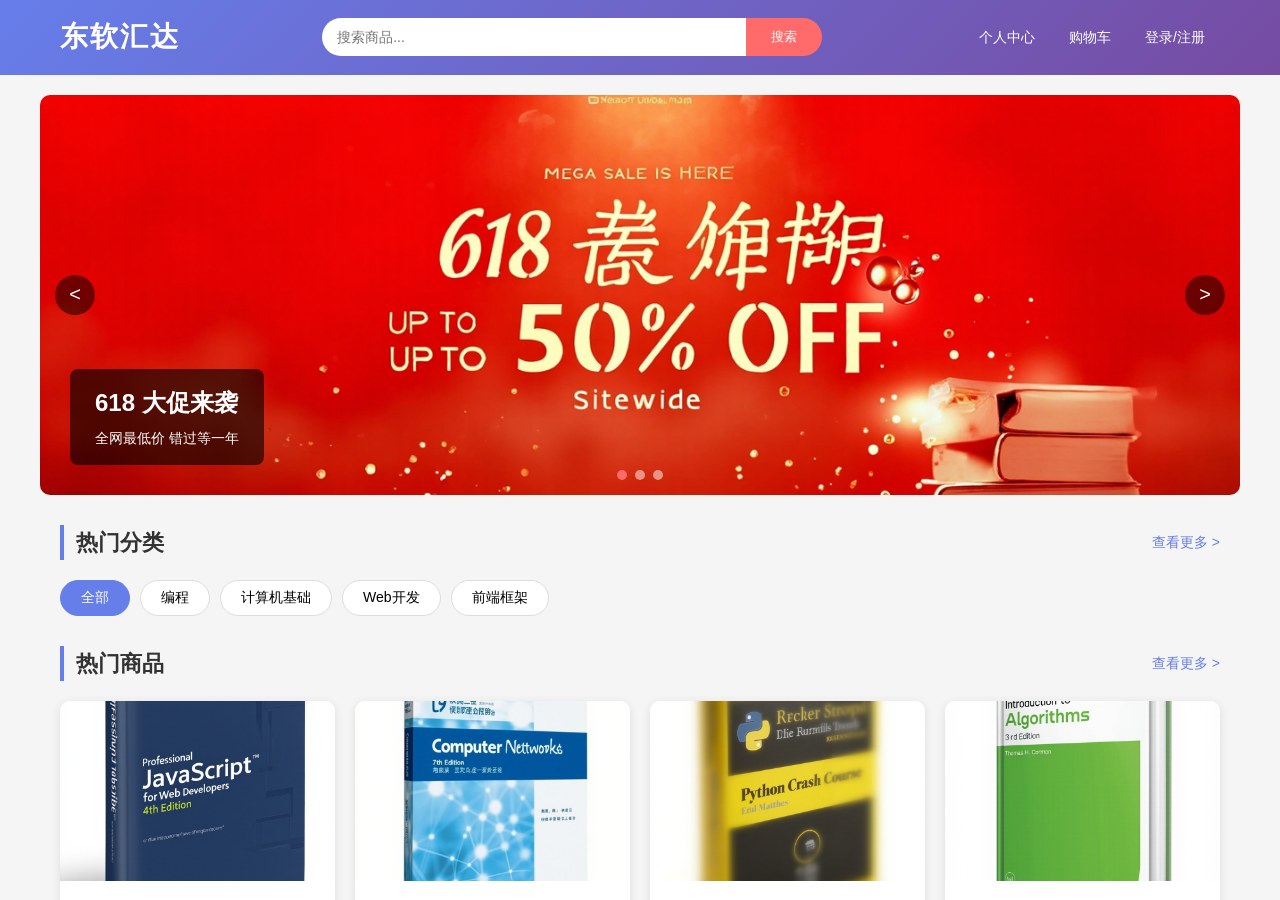
<file: index.html>
<!DOCTYPE html>
<html lang="zh-CN">
<head>
    <meta charset="UTF-8">
    <meta http-equiv="refresh" content="0;url=pages/index.html">
    <title>东软汇达 - 智慧图书购物网站</title>
</head>
<body>
    <p>正在跳转到首页... <a href="pages/index.html">点击这里</a></p>
</body>
</html>
</file>
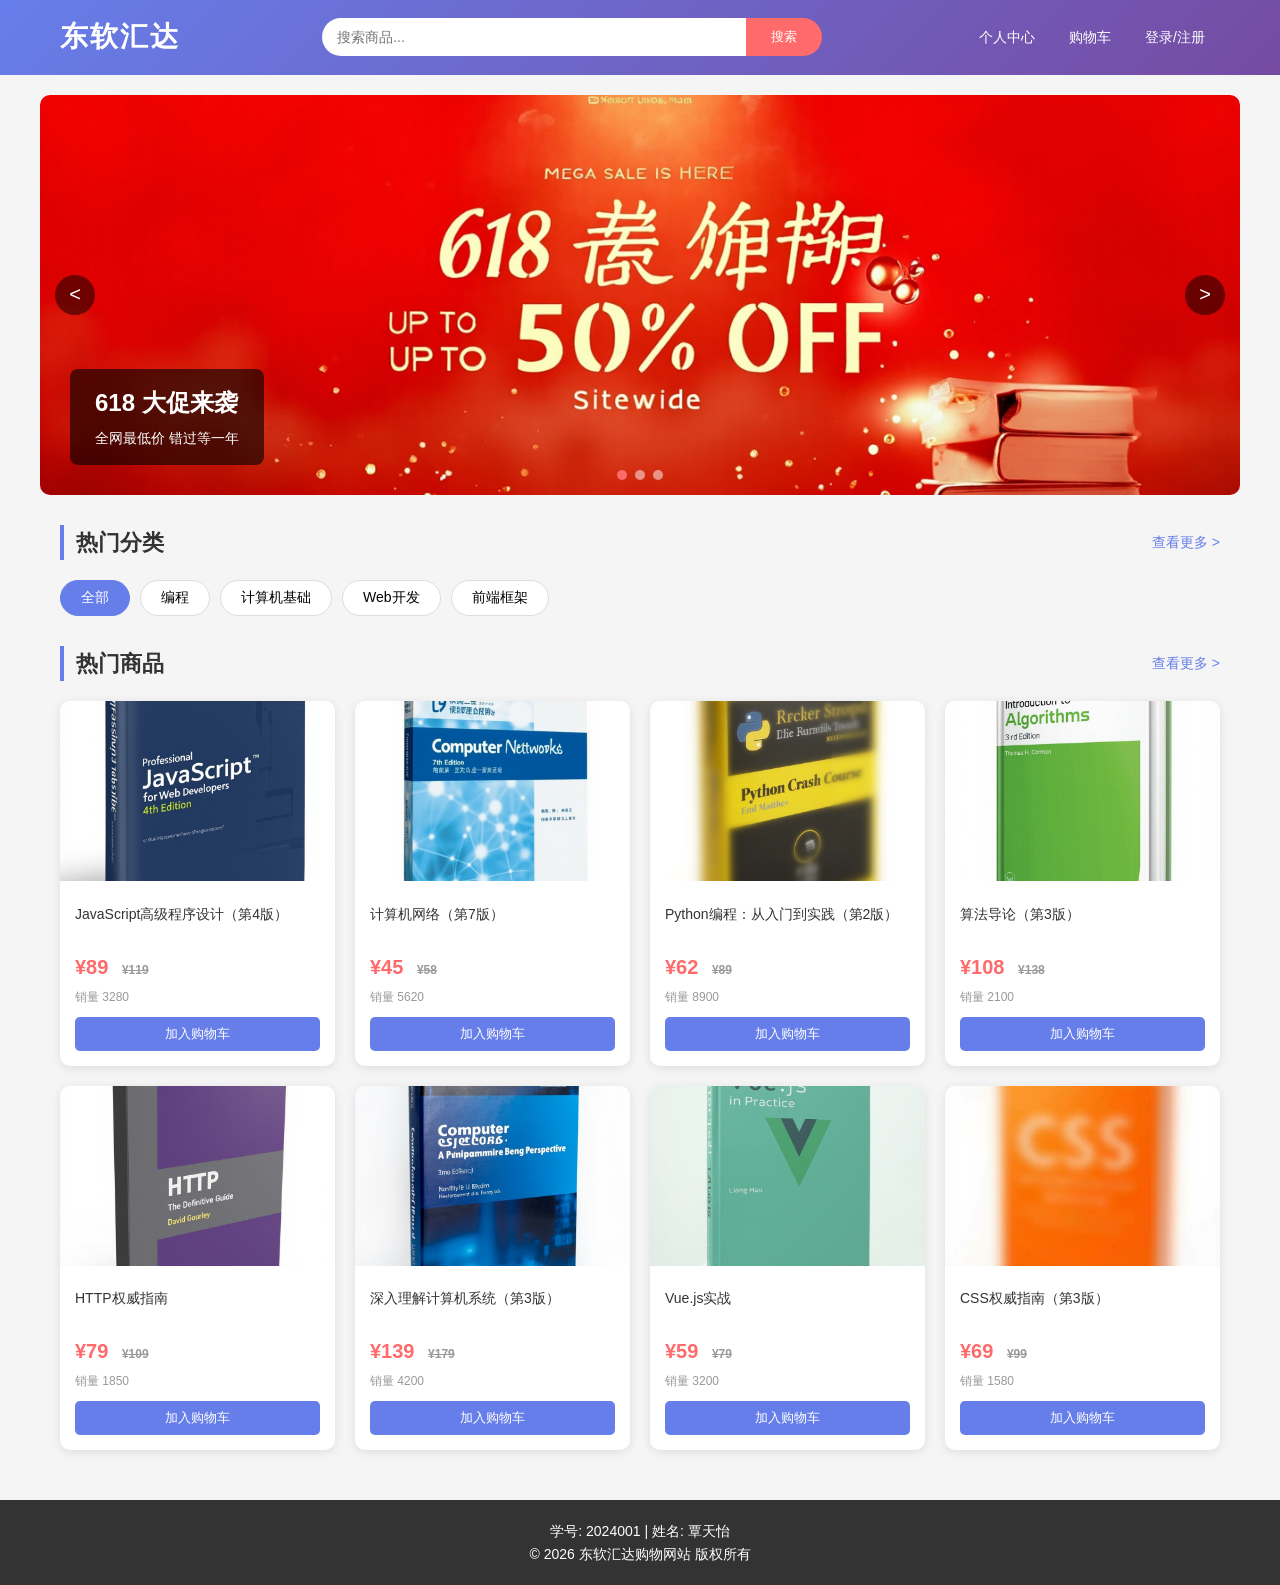
<file: pages/index.html>
<!DOCTYPE html>
<html lang="zh-CN">
<head>
    <meta charset="UTF-8">
    <meta name="viewport" content="width=device-width, initial-scale=1.0">
    <title>东软汇达 - 首页</title>
    <link rel="stylesheet" href="../css/style.css">
    <style>
        * { margin: 0; padding: 0; box-sizing: border-box; }
        body { font-family: 'Microsoft YaHei', Arial, sans-serif; background: #f5f5f5; }
        .header { background: linear-gradient(135deg, #667eea 0%, #764ba2 100%); color: white; padding: 0; }
        .nav { display: flex; align-items: center; justify-content: space-between; max-width: 1200px; margin: 0 auto; padding: 15px 20px; }
        .logo { font-size: 28px; font-weight: bold; letter-spacing: 2px; }
        .search-box { display: flex; flex: 1; max-width: 500px; margin: 0 30px; }
        .search-box input { flex: 1; padding: 10px 15px; border: none; border-radius: 25px 0 0 25px; outline: none; font-size: 14px; }
        .search-box button { padding: 10px 25px; border: none; background: #ff6b6b; color: white; border-radius: 0 25px 25px 0; cursor: pointer; }
        .nav-links a { color: white; text-decoration: none; margin: 0 15px; font-size: 14px; }
        .nav-links a:hover { text-decoration: underline; }
        .banner { position: relative; max-width: 1200px; margin: 20px auto; overflow: hidden; border-radius: 10px; }
        .slides { display: flex; transition: transform 0.5s ease; }
        .slide { min-width: 100%; position: relative; }
        .slide img { width: 100%; height: 400px; object-fit: cover; }
        .slide-text { position: absolute; bottom: 30px; left: 30px; background: rgba(0,0,0,0.6); padding: 15px 25px; border-radius: 8px; color: white; }
        .slide-text h2 { font-size: 24px; margin-bottom: 5px; }
        .banner-nav { position: absolute; top: 50%; transform: translateY(-50%); width: 40px; height: 40px; background: rgba(0,0,0,0.5); border: none; border-radius: 50%; color: white; font-size: 20px; cursor: pointer; }
        .banner-nav.prev { left: 15px; }
        .banner-nav.next { right: 15px; }
        .banner-dots { position: absolute; bottom: 15px; left: 50%; transform: translateX(-50%); display: flex; gap: 8px; }
        .dot { width: 10px; height: 10px; background: rgba(255,255,255,0.5); border-radius: 50%; cursor: pointer; }
        .dot.active { background: #ff6b6b; }
        .container { max-width: 1200px; margin: 20px auto; padding: 0 20px; }
        .section-title { display: flex; justify-content: space-between; align-items: center; margin: 30px 0 20px; }
        .section-title h2 { font-size: 22px; border-left: 4px solid #667eea; padding-left: 12px; }
        .section-title a { color: #667eea; text-decoration: none; font-size: 14px; }
        .categories { display: flex; gap: 10px; margin-bottom: 20px; flex-wrap: wrap; }
        .category-btn { padding: 8px 20px; border: 1px solid #ddd; background: white; border-radius: 20px; cursor: pointer; transition: all 0.3s; font-size: 14px; }
        .category-btn:hover, .category-btn.active { background: #667eea; color: white; border-color: #667eea; }
        .products { display: grid; grid-template-columns: repeat(auto-fill, minmax(220px, 1fr)); gap: 20px; }
        .product-card { background: white; border-radius: 10px; overflow: hidden; box-shadow: 0 2px 10px rgba(0,0,0,0.1); transition: transform 0.3s, box-shadow 0.3s; cursor: pointer; }
        .product-card:hover { transform: translateY(-5px); box-shadow: 0 5px 20px rgba(0,0,0,0.15); }
        .product-card img { width: 100%; height: 180px; object-fit: cover; }
        .product-info { padding: 15px; }
        .product-title { font-size: 14px; color: #333; margin-bottom: 8px; display: -webkit-box; -webkit-line-clamp: 2; -webkit-box-orient: vertical; overflow: hidden; }
        .product-price { color: #ff6b6b; font-size: 20px; font-weight: bold; }
        .product-price small { font-size: 12px; color: #999; text-decoration: line-through; margin-left: 8px; }
        .product-sales { font-size: 12px; color: #999; margin-top: 5px; }
        .add-cart-btn { width: 100%; padding: 8px; border: none; background: #667eea; color: white; border-radius: 5px; cursor: pointer; margin-top: 10px; transition: background 0.3s; }
        .add-cart-btn:hover { background: #764ba2; }
        .footer { background: #333; color: white; text-align: center; padding: 20px; margin-top: 50px; }
        .footer p { font-size: 14px; }
    </style>
</head>
<body>
    <header class="header">
        <nav class="nav">
            <div class="logo">东软汇达</div>
            <div class="search-box">
                <input type="text" id="searchInput" placeholder="搜索商品...">
                <button onclick="searchProducts()">搜索</button>
            </div>
            <div class="nav-links">
                <a href="user.html">个人中心</a>
                <a href="cart.html">购物车</a>
                <a href="login.html">登录/注册</a>
            </div>
        </nav>
    </header>

    <div class="banner">
        <div class="slides" id="slides">
            <div class="slide">
                <img src="../images/banner1.jpg" alt="轮播图1">
                <div class="slide-text"><h2>618 大促来袭</h2><p>全网最低价 错过等一年</p></div>
            </div>
            <div class="slide">
                <img src="../images/banner2.jpg" alt="轮播图2">
                <div class="slide-text"><h2>新品上市</h2><p>时尚潮流 同步全球</p></div>
            </div>
            <div class="slide">
                <img src="../images/banner3.jpg" alt="轮播图3">
                <div class="slide-text"><h2>会员专享</h2><p>VIP特权 专属优惠</p></div>
            </div>
        </div>
        <button class="banner-nav prev" onclick="changeSlide(-1)">&lt;</button>
        <button class="banner-nav next" onclick="changeSlide(1)">&gt;</button>
        <div class="banner-dots" id="dots"></div>
    </div>

    <div class="container">
        <div class="section-title">
            <h2>热门分类</h2>
            <a href="#">查看更多 &gt;</a>
        </div>
        <div class="categories" id="categories"></div>

        <div class="section-title">
            <h2>热门商品</h2>
            <a href="#">查看更多 &gt;</a>
        </div>
        <div class="products" id="products"></div>
    </div>

    <footer class="footer">
        <p>学号: 2024001 | 姓名: 覃天怡</p>
        <p>&copy; 2026 东软汇达购物网站 版权所有</p>
    </footer>

    <script src="../js/main.js"></script>
    <script>
        let currentSlide = 0;
        const slides = document.getElementById('slides');
        const totalSlides = 3;

        function createDots() {
            const dotsContainer = document.getElementById('dots');
            for (let i = 0; i < totalSlides; i++) {
                const dot = document.createElement('span');
                dot.className = 'dot' + (i === 0 ? ' active' : '');
                dot.onclick = () => goToSlide(i);
                dotsContainer.appendChild(dot);
            }
        }

        function changeSlide(direction) {
            currentSlide = (currentSlide + direction + totalSlides) % totalSlides;
            goToSlide(currentSlide);
        }

        function goToSlide(index) {
            currentSlide = index;
            slides.style.transform = `translateX(-${index * 100}%)`;
            document.querySelectorAll('.dot').forEach((dot, i) => {
                dot.className = 'dot' + (i === index ? ' active' : '');
            });
        }

        function autoSlide() {
            setInterval(() => changeSlide(1), 3000);
        }

        createDots();
        autoSlide();

        function searchProducts() {
            const query = document.getElementById('searchInput').value;
            if (query) {
                window.location.href = `product.html?search=${encodeURIComponent(query)}`;
            }
        }
    </script>
</body>
</html>
</file>
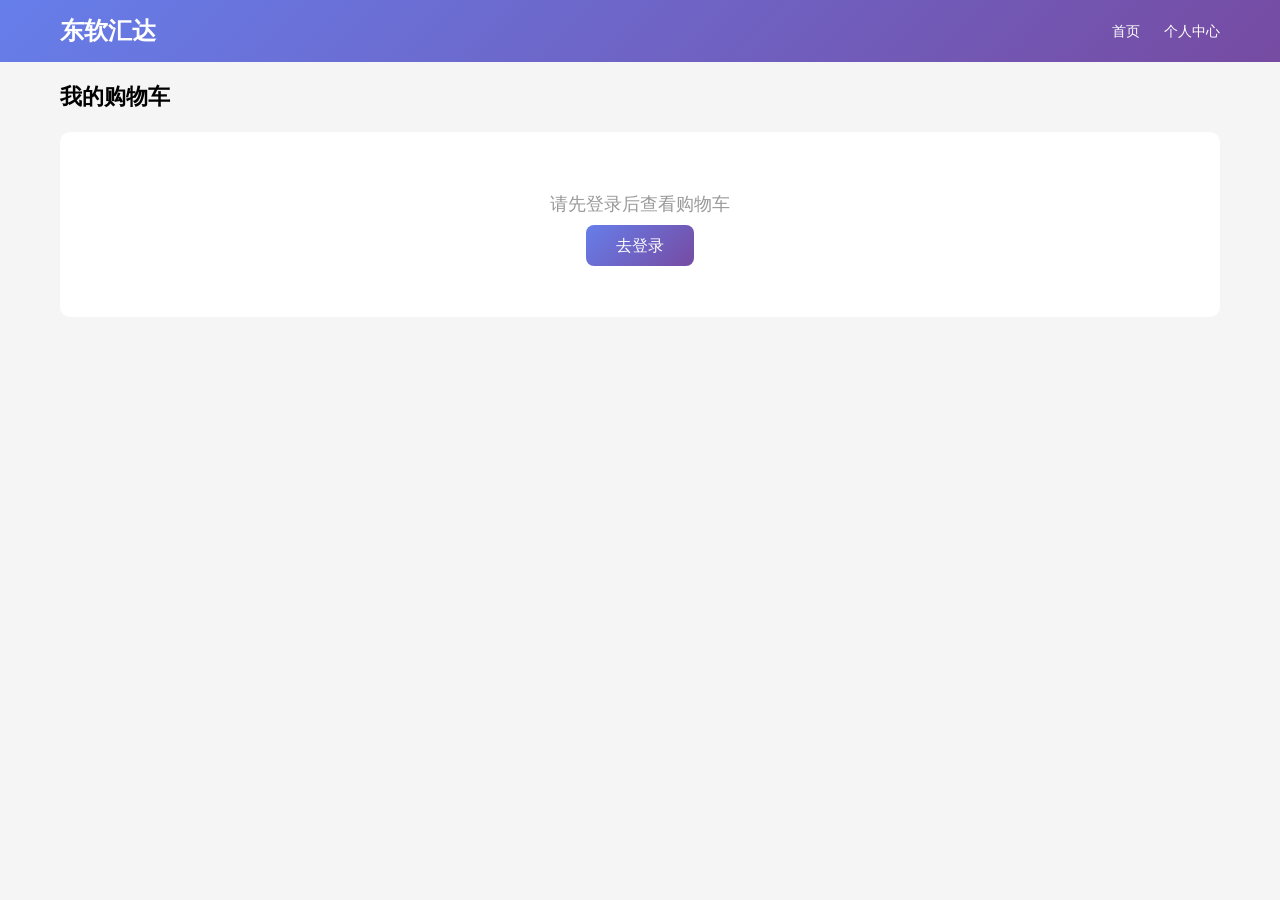
<file: pages/cart.html>
<!DOCTYPE html>
<html lang="zh-CN">
<head>
    <meta charset="UTF-8">
    <meta name="viewport" content="width=device-width, initial-scale=1.0">
    <title>购物车 - 东软汇达</title>
    <style>
        * { margin: 0; padding: 0; box-sizing: border-box; }
        body { font-family: 'Microsoft YaHei', Arial, sans-serif; background: #f5f5f5; }
        .header { background: linear-gradient(135deg, #667eea 0%, #764ba2 100%); color: white; padding: 15px 0; }
        .header-content { max-width: 1200px; margin: 0 auto; display: flex; justify-content: space-between; align-items: center; padding: 0 20px; }
        .logo { font-size: 24px; font-weight: bold; }
        .nav-links a { color: white; text-decoration: none; margin-left: 20px; font-size: 14px; }
        .container { max-width: 1200px; margin: 20px auto; padding: 0 20px; }
        h1 { font-size: 22px; margin-bottom: 20px; }
        .cart-empty { text-align: center; padding: 60px; background: white; border-radius: 10px; }
        .cart-empty p { font-size: 18px; color: #999; margin-bottom: 20px; }
        .cart-empty a { padding: 12px 30px; background: linear-gradient(135deg, #667eea 0%, #764ba2 100%); color: white; text-decoration: none; border-radius: 8px; }
        .cart-table { background: white; border-radius: 10px; overflow: hidden; }
        .cart-table table { width: 100%; border-collapse: collapse; }
        .cart-table th { background: #f8f8f8; padding: 15px; text-align: left; font-size: 14px; color: #666; }
        .cart-table td { padding: 15px; border-top: 1px solid #eee; vertical-align: middle; }
        .cart-item-img { width: 80px; height: 80px; object-fit: cover; border-radius: 8px; }
        .item-name { font-size: 14px; color: #333; }
        .item-price { color: #ff6b6b; font-weight: bold; }
        .qty-control { display: flex; align-items: center; }
        .qty-btn { width: 28px; height: 28px; border: 1px solid #ddd; background: white; cursor: pointer; }
        .qty-num { width: 50px; text-align: center; height: 28px; border: 1px solid #ddd; border-left: none; border-right: none; outline: none; }
        .delete-btn { padding: 5px 15px; border: 1px solid #ff6b6b; background: white; color: #ff6b6b; border-radius: 5px; cursor: pointer; }
        .delete-btn:hover { background: #ff6b6b; color: white; }
        .cart-footer { background: white; border-radius: 10px; margin-top: 20px; padding: 20px; display: flex; justify-content: space-between; align-items: center; }
        .cart-total { font-size: 18px; }
        .cart-total span { color: #ff6b6b; font-size: 24px; font-weight: bold; }
        .checkout-btn { padding: 12px 40px; border: none; background: linear-gradient(135deg, #667eea 0%, #764ba2 100%); color: white; border-radius: 8px; font-size: 16px; cursor: pointer; }
        .select-all { display: flex; align-items: center; font-size: 14px; color: #666; }
        .select-all input { margin-right: 8px; }
    </style>
</head>
<body>
    <header class="header">
        <div class="header-content">
            <div class="logo">东软汇达</div>
            <div class="nav-links">
                <a href="index.html">首页</a>
                <a href="user.html">个人中心</a>
            </div>
        </div>
    </header>

    <div class="container">
        <h1>我的购物车</h1>
        <div id="cartContent"></div>
    </div>

    <script src="../js/main.js"></script>
    <script>
        function renderCart() {
            const user = JSON.parse(localStorage.getItem('currentUser') || 'null');
            if (!user) {
                document.getElementById('cartContent').innerHTML = '<div class="cart-empty"><p>请先登录后查看购物车</p><a href="login.html">去登录</a></div>';
                return;
            }
            const cart = JSON.parse(localStorage.getItem('cart_' + user.username) || '[]');
            if (cart.length === 0) {
                document.getElementById('cartContent').innerHTML = '<div class="cart-empty"><p>购物车是空的</p><a href="index.html">去逛逛</a></div>';
                return;
            }
            const products = getProducts();
            let total = 0;
            let html = '<div class="cart-table"><table><thead><tr><th><label class="select-all"><input type="checkbox" id="selectAll" checked onchange="toggleAll(this)">全选</label></th><th>商品</th><th>单价</th><th>数量</th><th>小计</th><th>操作</th></tr></thead><tbody>';
            cart.forEach(item => {
                const p = products.find(x => x.id === item.id) || products[0];
                const subtotal = p.price * item.qty;
                total += subtotal;
                html += `<tr>
                    <td><input type="checkbox" class="item-check" checked data-id="${item.id}"></td>
                    <td><img src="${p.image || '../images/product1.svg'}" class="cart-item-img" style="margin-right:10px;vertical-align:middle">${p.name}</td>
                    <td class="item-price">¥${p.price}</td>
                    <td>
                        <div class="qty-control">
                            <button class="qty-btn" onclick="changeItemQty(${item.id},-1)">-</button>
                            <input type="number" class="qty-num" value="${item.qty}" onchange="updateItemQty(${item.id},this.value)">
                            <button class="qty-btn" onclick="changeItemQty(${item.id},1)">+</button>
                        </div>
                    </td>
                    <td class="item-price">¥${subtotal.toFixed(2)}</td>
                    <td><button class="delete-btn" onclick="removeItem(${item.id})">删除</button></td>
                </tr>`;
            });
            html += '</tbody></table></div>';
            html += `<div class="cart-footer">
                <div class="cart-total">合计：<span>¥${total.toFixed(2)}</span></div>
                <button class="checkout-btn" onclick="checkout()">去结算</button>
            </div>`;
            document.getElementById('cartContent').innerHTML = html;
        }

        function changeItemQty(id, delta) {
            const user = JSON.parse(localStorage.getItem('currentUser'));
            let cart = JSON.parse(localStorage.getItem('cart_' + user.username) || '[]');
            const item = cart.find(i => i.id === id);
            if (item) {
                item.qty = Math.max(1, item.qty + delta);
                localStorage.setItem('cart_' + user.username, JSON.stringify(cart));
                renderCart();
            }
        }

        function updateItemQty(id, val) {
            const user = JSON.parse(localStorage.getItem('currentUser'));
            let cart = JSON.parse(localStorage.getItem('cart_' + user.username) || '[]');
            const item = cart.find(i => i.id === id);
            if (item) {
                item.qty = Math.max(1, parseInt(val) || 1);
                localStorage.setItem('cart_' + user.username, JSON.stringify(cart));
                renderCart();
            }
        }

        function removeItem(id) {
            if (!confirm('确定删除该商品？')) return;
            const user = JSON.parse(localStorage.getItem('currentUser'));
            let cart = JSON.parse(localStorage.getItem('cart_' + user.username) || '[]');
            cart = cart.filter(i => i.id !== id);
            localStorage.setItem('cart_' + user.username, JSON.stringify(cart));
            renderCart();
        }

        function toggleAll(checkbox) {
            document.querySelectorAll('.item-check').forEach(cb => cb.checked = checkbox.checked);
        }

        function checkout() {
            const user = JSON.parse(localStorage.getItem('currentUser'));
            const cart = JSON.parse(localStorage.getItem('cart_' + user.username) || '[]');
            if (cart.length === 0) { alert('购物车为空'); return; }
            window.location.href = 'checkout.html';
        }

        renderCart();
    </script>
</body>
</html>
</file>
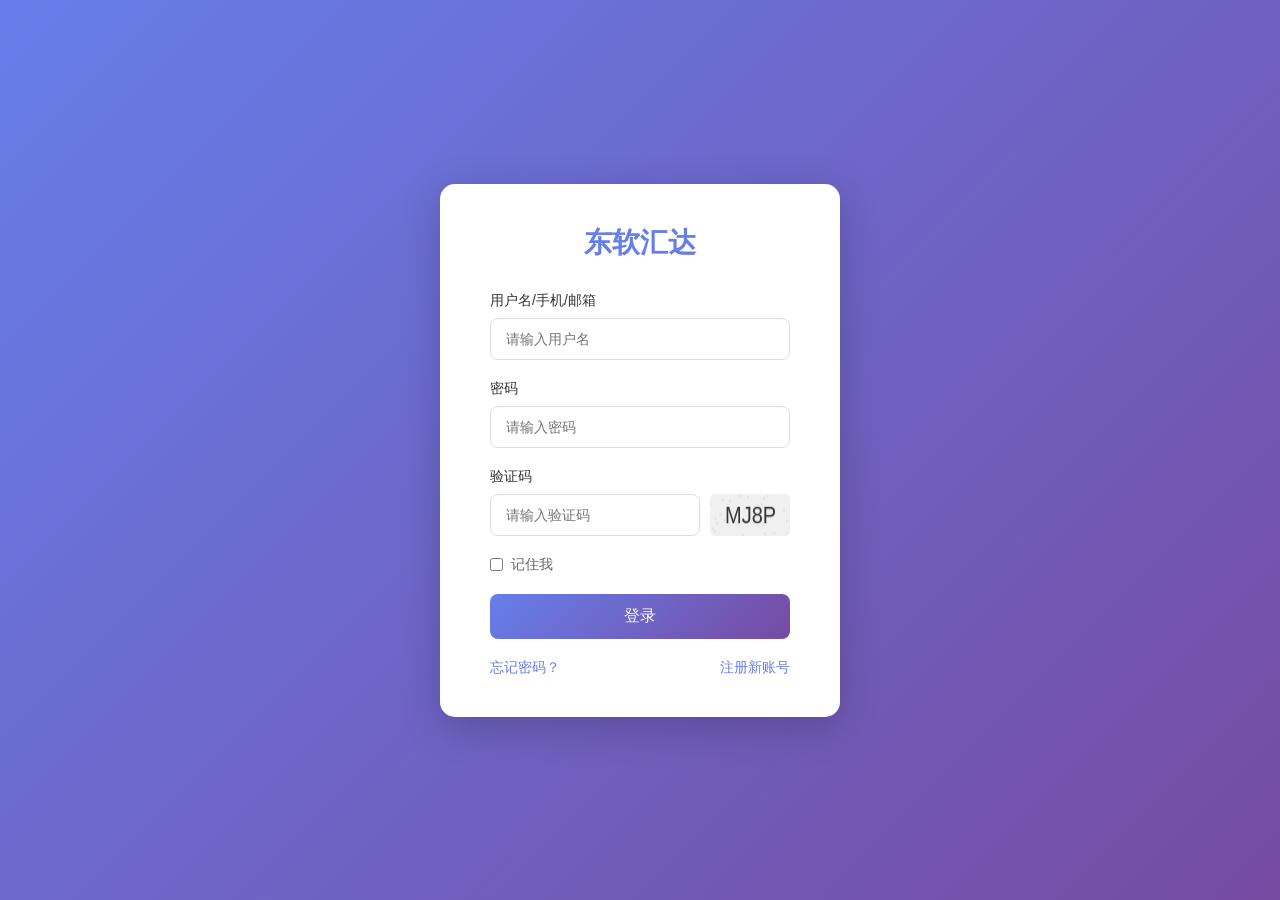
<file: pages/checkout.html>
<!DOCTYPE html>
<html lang="zh-CN">
<head>
    <meta charset="UTF-8">
    <meta name="viewport" content="width=device-width, initial-scale=1.0">
    <title>确认订单 - 东软汇达</title>
    <style>
        * { margin: 0; padding: 0; box-sizing: border-box; }
        body { font-family: 'Microsoft YaHei', Arial, sans-serif; background: #f5f5f5; }
        .header { background: linear-gradient(135deg, #667eea 0%, #764ba2 100%); color: white; padding: 15px 0; }
        .header-content { max-width: 1200px; margin: 0 auto; display: flex; justify-content: space-between; align-items: center; padding: 0 20px; }
        .logo { font-size: 24px; font-weight: bold; }
        .nav-links a { color: white; text-decoration: none; margin-left: 20px; font-size: 14px; }
        .container { max-width: 1000px; margin: 20px auto; padding: 0 20px; }
        h1 { font-size: 22px; margin-bottom: 20px; }
        .order-box { display: flex; gap: 20px; }
        .order-main { flex: 1; }
        .order-sidebar { width: 300px; }
        .section { background: white; border-radius: 10px; padding: 20px; margin-bottom: 20px; }
        .section h3 { font-size: 16px; margin-bottom: 15px; padding-bottom: 10px; border-bottom: 1px solid #eee; }
        .address-item { padding: 10px; border: 1px solid #eee; border-radius: 8px; margin-bottom: 10px; cursor: pointer; }
        .address-item.selected { border-color: #667eea; background: #f8f8ff; }
        .address-item p { font-size: 14px; margin: 3px 0; }
        .product-item { display: flex; gap: 15px; margin-bottom: 15px; padding-bottom: 15px; border-bottom: 1px solid #f5f5f5; }
        .product-item:last-child { border-bottom: none; margin-bottom: 0; padding-bottom: 0; }
        .product-item img { width: 60px; height: 60px; object-fit: cover; border-radius: 5px; }
        .product-item-info { flex: 1; }
        .product-item-name { font-size: 14px; color: #333; }
        .product-item-meta { font-size: 12px; color: #999; margin-top: 5px; }
        .product-item-price { font-size: 14px; color: #ff6b6b; font-weight: bold; }
        .form-row { margin-bottom: 15px; }
        .form-row label { display: block; font-size: 14px; color: #666; margin-bottom: 5px; }
        .form-row input, .form-row select { width: 100%; padding: 10px; border: 1px solid #ddd; border-radius: 8px; font-size: 14px; outline: none; }
        .payment-item { display: flex; align-items: center; gap: 10px; padding: 10px; border: 1px solid #eee; border-radius: 8px; margin-bottom: 10px; cursor: pointer; }
        .payment-item.selected { border-color: #667eea; background: #f8f8ff; }
        .payment-item input { margin-right: 10px; }
        .order-summary div { display: flex; justify-content: space-between; margin: 8px 0; font-size: 14px; }
        .order-summary .total { font-size: 18px; color: #ff6b6b; font-weight: bold; margin-top: 10px; padding-top: 10px; border-top: 1px solid #eee; }
        .submit-btn { width: 100%; padding: 15px; border: none; background: linear-gradient(135deg, #667eea 0%, #764ba2 100%); color: white; border-radius: 8px; font-size: 16px; cursor: pointer; margin-top: 15px; }
    </style>
</head>
<body>
    <header class="header">
        <div class="header-content">
            <div class="logo">东软汇达</div>
            <div class="nav-links">
                <a href="index.html">首页</a>
                <a href="cart.html">购物车</a>
                <a href="user.html">个人中心</a>
            </div>
        </div>
    </header>

    <div class="container">
        <h1>确认订单</h1>
        <div class="order-box">
            <div class="order-main">
                <div class="section">
                    <h3>收货地址</h3>
                    <div id="addressList"></div>
                    <div class="form-row" style="margin-top:15px">
                        <label>添加新地址</label>
                        <input type="text" id="newAddress" placeholder="请输入收货地址">
                    </div>
                </div>

                <div class="section">
                    <h3>商品清单</h3>
                    <div id="productList"></div>
                </div>

                <div class="section">
                    <h3>配送方式</h3>
                    <div class="payment-item selected">
                        <input type="radio" name="delivery" checked>
                        <span>快递配送（免运费）</span>
                    </div>
                </div>

                <div class="section">
                    <h3>支付方式</h3>
                    <div class="payment-item selected" onclick="selectPayment(this)">
                        <input type="radio" name="payment" checked>
                        <span>在线支付（支付宝/微信）</span>
                    </div>
                    <div class="payment-item" onclick="selectPayment(this)">
                        <input type="radio" name="payment">
                        <span>货到付款</span>
                    </div>
                </div>
            </div>

            <div class="order-sidebar">
                <div class="section">
                    <h3>订单摘要</h3>
                    <div id="orderSummary"></div>
                    <button class="submit-btn" onclick="submitOrder()">提交订单</button>
                </div>
            </div>
        </div>
    </div>

    <script src="../js/main.js"></script>
    <script>
        function selectPayment(el) {
            el.parentElement.querySelectorAll('.payment-item').forEach(e => e.classList.remove('selected'));
            el.classList.add('selected');
            el.querySelector('input').checked = true;
        }

        function loadOrder() {
            const user = JSON.parse(localStorage.getItem('currentUser') || 'null');
            if (!user) { alert('请先登录'); window.location.href = 'login.html'; return; }

            const addresses = JSON.parse(localStorage.getItem('addresses_' + user.username) || '[]');
            if (addresses.length === 0) addresses.push({ name: user.username, phone: '13800138000', address: '湖北省武汉市洪山区东软软件园' });
            localStorage.setItem('addresses_' + user.username, JSON.stringify(addresses));

            let addrHtml = '';
            addresses.forEach((addr, i) => {
                addrHtml += `<div class="address-item ${i === 0 ? 'selected' : ''}" onclick="selectAddr(this,${i})">
                    <p><strong>${addr.name}</strong> ${addr.phone}</p>
                    <p>${addr.address}</p>
                </div>`;
            });
            document.getElementById('addressList').innerHTML = addrHtml;

            const cart = JSON.parse(localStorage.getItem('cart_' + user.username) || '[]');
            const products = getProducts();
            let total = 0;
            let prodHtml = '';
            cart.forEach(item => {
                const p = products.find(x => x.id === item.id) || products[0];
                total += p.price * item.qty;
                prodHtml += `<div class="product-item">
                    <img src="${p.image || '../images/product1.svg'}">
                    <div class="product-item-info">
                        <div class="product-item-name">${p.name}</div>
                        <div class="product-item-meta">x${item.qty}</div>
                    </div>
                    <div class="product-item-price">¥${(p.price * item.qty).toFixed(2)}</div>
                </div>`;
            });
            document.getElementById('productList').innerHTML = prodHtml;
            document.getElementById('orderSummary').innerHTML = `
                <div><span>商品金额</span><span>¥${total.toFixed(2)}</span></div>
                <div><span>运费</span><span>¥0.00</span></div>
                <div><span>优惠</span><span>-¥0.00</span></div>
                <div class="total"><span>应付总额</span><span>¥${total.toFixed(2)}</span></div>`;
        }

        let selectedAddrIdx = 0;
        function selectAddr(el, idx) {
            el.parentElement.querySelectorAll('.address-item').forEach(e => e.classList.remove('selected'));
            el.classList.add('selected');
            selectedAddrIdx = idx;
        }

        function submitOrder() {
            const user = JSON.parse(localStorage.getItem('currentUser'));
            const addresses = JSON.parse(localStorage.getItem('addresses_' + user.username) || '[]');
            const newAddr = document.getElementById('newAddress').value.trim();
            if (newAddr) {
                addresses.push({ name: user.username, phone: '13800138000', address: newAddr });
                localStorage.setItem('addresses_' + user.username, JSON.stringify(addresses));
            }

            const cart = JSON.parse(localStorage.getItem('cart_' + user.username) || '[]');
            const products = getProducts();
            let total = 0;
            cart.forEach(item => {
                const p = products.find(x => x.id === item.id);
                if (p) total += p.price * item.qty;
            });

            const orders = JSON.parse(localStorage.getItem('orders_' + user.username) || '[]');
            const orderNo = 'DD' + Date.now();
            orders.unshift({
                orderNo, date: new Date().toLocaleString(),
                items: cart, total, status: '待支付',
                address: addresses[selectedAddrIdx]?.address || ''
            });
            localStorage.setItem('orders_' + user.username, JSON.stringify(orders));

            // 清空购物车
            localStorage.setItem('cart_' + user.username, '[]');

            alert(`订单提交成功！订单号：${orderNo}`);
            window.location.href = `order-detail.html?no=${orderNo}`;
        }

        loadOrder();
    </script>
</body>
</html>
</file>
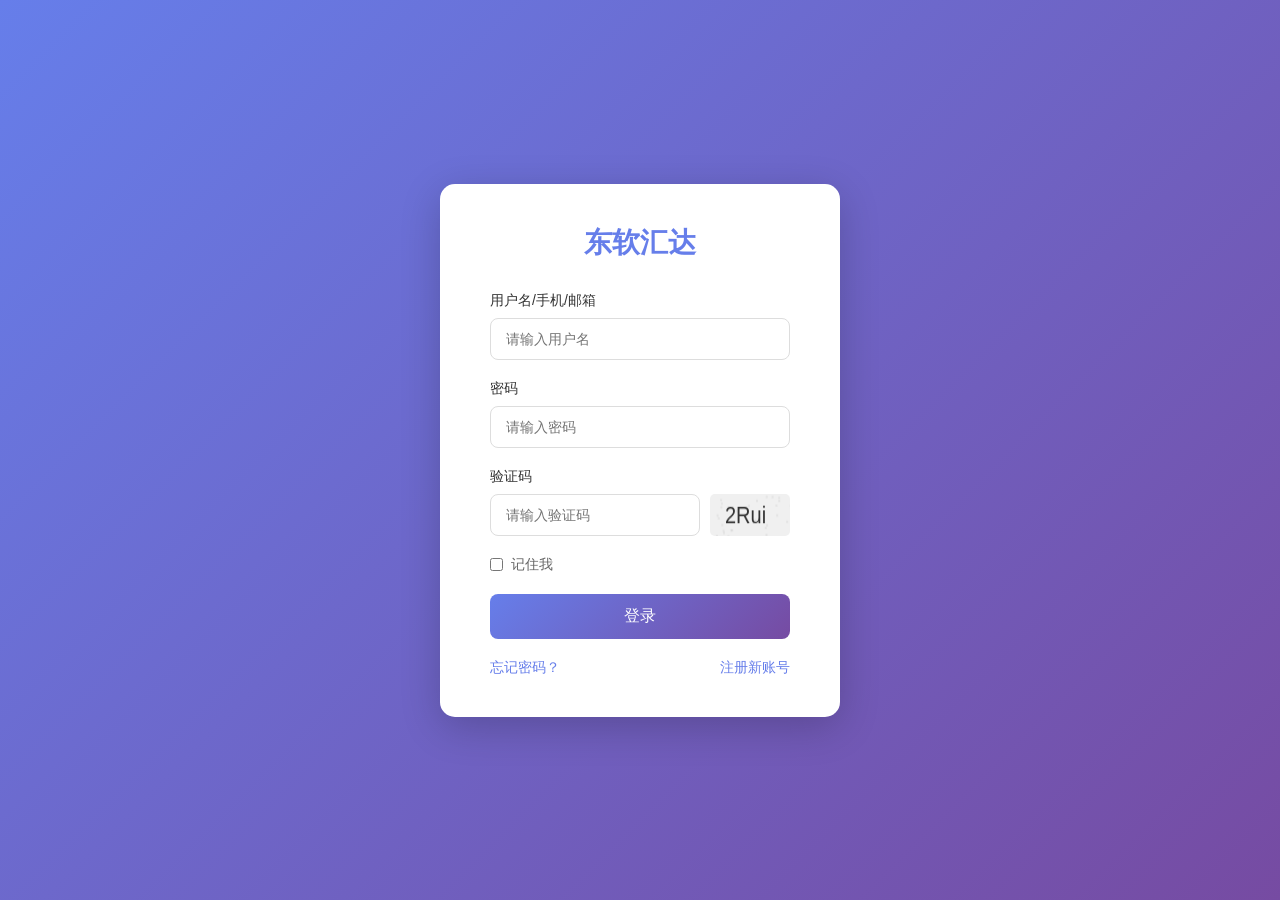
<file: pages/login.html>
<!DOCTYPE html>
<html lang="zh-CN">
<head>
    <meta charset="UTF-8">
    <meta name="viewport" content="width=device-width, initial-scale=1.0">
    <title>登录 - 东软汇达</title>
    <style>
        * { margin: 0; padding: 0; box-sizing: border-box; }
        body { font-family: 'Microsoft YaHei', Arial, sans-serif; background: linear-gradient(135deg, #667eea 0%, #764ba2 100%); min-height: 100vh; display: flex; align-items: center; justify-content: center; }
        .login-container { background: white; border-radius: 15px; padding: 40px 50px; width: 400px; box-shadow: 0 10px 40px rgba(0,0,0,0.2); }
        .logo { text-align: center; font-size: 28px; font-weight: bold; color: #667eea; margin-bottom: 30px; }
        .form-group { margin-bottom: 20px; }
        .form-group label { display: block; font-size: 14px; color: #333; margin-bottom: 8px; }
        .form-group input { width: 100%; padding: 12px 15px; border: 1px solid #ddd; border-radius: 8px; font-size: 14px; outline: none; transition: border-color 0.3s; }
        .form-group input:focus { border-color: #667eea; }
        .form-group input.error { border-color: #ff6b6b; }
        .error-msg { color: #ff6b6b; font-size: 12px; margin-top: 5px; display: none; }
        .remember { display: flex; align-items: center; margin-bottom: 20px; }
        .remember input { margin-right: 8px; }
        .remember label { font-size: 14px; color: #666; }
        .login-btn { width: 100%; padding: 12px; border: none; background: linear-gradient(135deg, #667eea 0%, #764ba2 100%); color: white; border-radius: 8px; font-size: 16px; cursor: pointer; transition: transform 0.3s; }
        .login-btn:hover { transform: scale(1.02); }
        .login-btn:disabled { opacity: 0.7; cursor: not-allowed; }
        .links { display: flex; justify-content: space-between; margin-top: 20px; font-size: 14px; }
        .links a { color: #667eea; text-decoration: none; }
        .links a:hover { text-decoration: underline; }
    </style>
</head>
<body>
    <div class="login-container">
        <div class="logo">东软汇达</div>
        <form id="loginForm" onsubmit="return handleLogin(event)">
            <div class="form-group">
                <label>用户名/手机/邮箱</label>
                <input type="text" id="username" placeholder="请输入用户名" required>
                <div class="error-msg" id="usernameError"></div>
            </div>
            <div class="form-group">
                <label>密码</label>
                <input type="password" id="password" placeholder="请输入密码" required>
                <div class="error-msg" id="passwordError"></div>
            </div>
            <div class="form-group">
                <label>验证码</label>
                <div style="display: flex; gap: 10px;">
                    <input type="text" id="captcha" placeholder="请输入验证码" required style="flex:1">
                    <canvas id="captchaCanvas" width="80" height="36" style="border-radius:5px;cursor:pointer" onclick="generateCaptcha()"></canvas>
                </div>
                <div class="error-msg" id="captchaError"></div>
            </div>
            <div class="remember">
                <input type="checkbox" id="remember">
                <label for="remember">记住我</label>
            </div>
            <button type="submit" class="login-btn" id="loginBtn">登录</button>
        </form>
        <div class="links">
            <a href="findpwd.html">忘记密码？</a>
            <a href="register.html">注册新账号</a>
        </div>
    </div>

    <script>
        let captchaCode = '';

        function generateCaptcha() {
            const canvas = document.getElementById('captchaCanvas');
            const ctx = canvas.getContext('2d');
            const chars = 'ABCDEFGHJKLMNPQRSTUVWXYZabcdefghijkmnpqrstuvwxyz23456789';
            captchaCode = '';
            for (let i = 0; i < 4; i++) {
                captchaCode += chars.charAt(Math.floor(Math.random() * chars.length));
            }
            ctx.fillStyle = '#f0f0f0';
            ctx.fillRect(0, 0, 80, 36);
            ctx.font = '20px Arial';
            ctx.fillStyle = '#333';
            ctx.fillText(captchaCode, 15, 25);
            for (let i = 0; i < 30; i++) {
                ctx.fillStyle = 'rgba(0,0,0,0.05)';
                ctx.fillRect(Math.random() * 80, Math.random() * 36, 2, 2);
            }
        }

        function validateLogin() {
            let isValid = true;
            const username = document.getElementById('username').value.trim();
            const password = document.getElementById('password').value.trim();
            const captcha = document.getElementById('captcha').value.trim();

            if (username.length < 2) {
                showError('username', '用户名至少2个字符');
                isValid = false;
            }
            if (password.length < 6) {
                showError('password', '密码至少6个字符');
                isValid = false;
            }
            if (captcha.toLowerCase() !== captchaCode.toLowerCase()) {
                showError('captcha', '验证码错误');
                isValid = false;
                generateCaptcha();
            }
            return isValid;
        }

        function showError(field, msg) {
            const input = document.getElementById(field);
            const error = document.getElementById(field + 'Error');
            input.classList.add('error');
            error.textContent = msg;
            error.style.display = 'block';
        }

        function clearError(field) {
            const input = document.getElementById(field);
            const error = document.getElementById(field + 'Error');
            input.classList.remove('error');
            error.style.display = 'none';
        }

        function handleLogin(e) {
            e.preventDefault();
            if (!validateLogin()) return;

            const users = JSON.parse(localStorage.getItem('users') || '[]');
            const username = document.getElementById('username').value.trim();
            const password = document.getElementById('password').value.trim();
            const user = users.find(u => u.username === username && u.password === password);

            if (user) {
                localStorage.setItem('currentUser', JSON.stringify(user));
                alert('登录成功！');
                window.location.href = 'index.html';
            } else {
                showError('username', '用户名或密码错误');
            }
        }

        document.getElementById('username').oninput = () => clearError('username');
        document.getElementById('password').oninput = () => clearError('password');
        document.getElementById('captcha').oninput = () => clearError('captcha');

        generateCaptcha();
    </script>
</body>
</html>
</file>
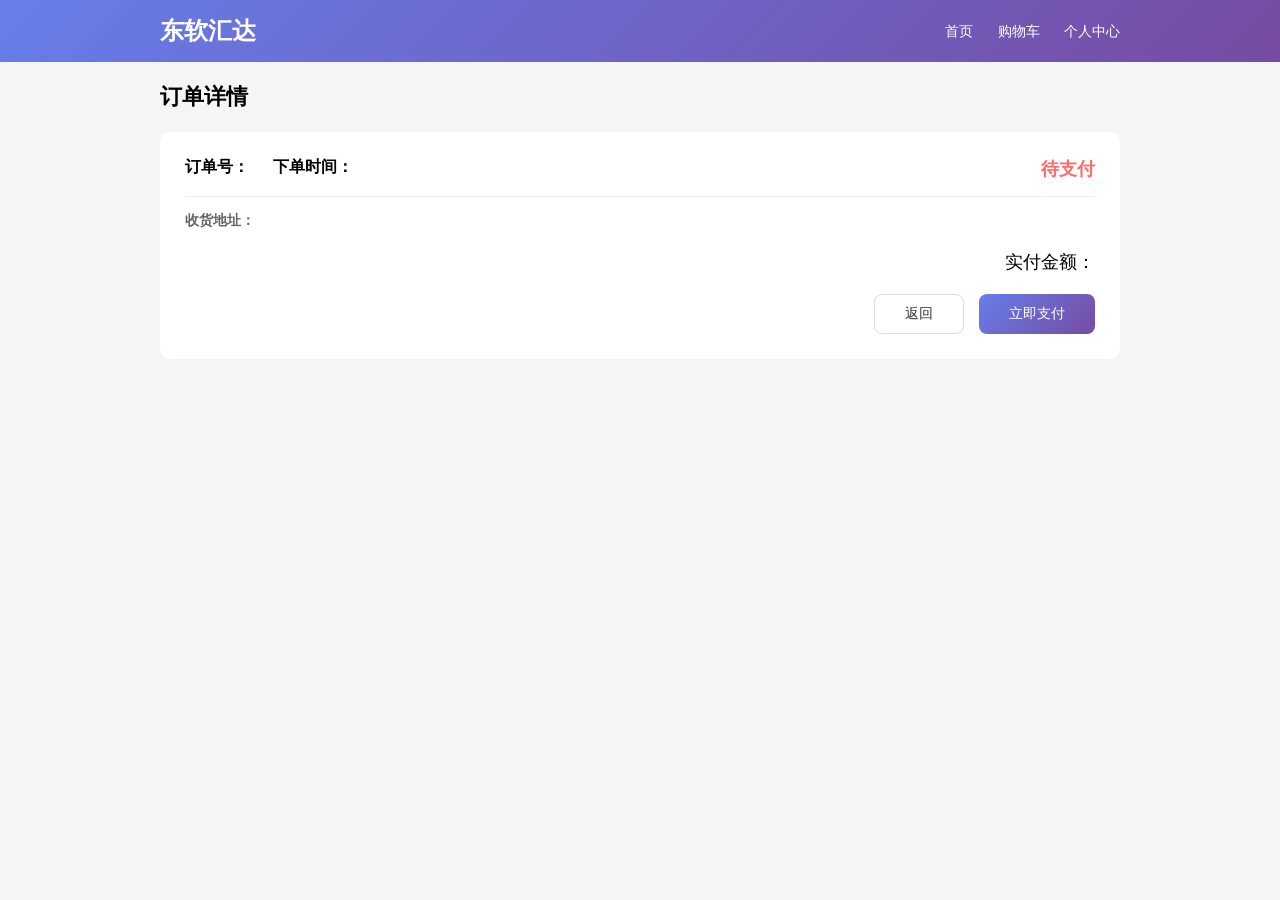
<file: pages/order-detail.html>
<!DOCTYPE html>
<html lang="zh-CN">
<head>
    <meta charset="UTF-8">
    <meta name="viewport" content="width=device-width, initial-scale=1.0">
    <title>订单详情 - 东软汇达</title>
    <style>
        * { margin: 0; padding: 0; box-sizing: border-box; }
        body { font-family: 'Microsoft YaHei', Arial, sans-serif; background: #f5f5f5; }
        .header { background: linear-gradient(135deg, #667eea 0%, #764ba2 100%); color: white; padding: 15px 0; }
        .header-content { max-width: 1000px; margin: 0 auto; display: flex; justify-content: space-between; align-items: center; padding: 0 20px; }
        .logo { font-size: 24px; font-weight: bold; }
        .nav-links a { color: white; text-decoration: none; margin-left: 20px; font-size: 14px; }
        .container { max-width: 1000px; margin: 20px auto; padding: 0 20px; }
        h1 { font-size: 22px; margin-bottom: 20px; }
        .order-box { background: white; border-radius: 10px; padding: 25px; }
        .order-header { display: flex; justify-content: space-between; padding-bottom: 15px; border-bottom: 1px solid #eee; margin-bottom: 15px; }
        .order-status { color: #ff6b6b; font-size: 18px; font-weight: bold; }
        .order-info { margin-bottom: 20px; }
        .order-info p { margin: 5px 0; font-size: 14px; color: #666; }
        .product-item { display: flex; gap: 15px; padding: 15px 0; border-bottom: 1px solid #f5f5f5; }
        .product-item img { width: 80px; height: 80px; object-fit: cover; border-radius: 8px; }
        .product-item-info { flex: 1; }
        .product-item-name { font-size: 14px; color: #333; }
        .product-item-meta { font-size: 12px; color: #999; margin-top: 5px; }
        .product-item-price { font-size: 16px; color: #ff6b6b; font-weight: bold; }
        .total-row { display: flex; justify-content: flex-end; margin-top: 20px; font-size: 18px; }
        .total-row span { color: #ff6b6b; font-weight: bold; font-size: 24px; }
        .btn-group { display: flex; gap: 15px; justify-content: flex-end; margin-top: 20px; }
        .btn { padding: 10px 30px; border-radius: 8px; font-size: 14px; cursor: pointer; border: none; }
        .btn-primary { background: linear-gradient(135deg, #667eea 0%, #764ba2 100%); color: white; }
        .btn-secondary { border: 1px solid #ddd; background: white; color: #333; }
    </style>
</head>
<body>
    <header class="header">
        <div class="header-content">
            <div class="logo">东软汇达</div>
            <div class="nav-links">
                <a href="index.html">首页</a>
                <a href="cart.html">购物车</a>
                <a href="user.html">个人中心</a>
            </div>
        </div>
    </header>
    <div class="container">
        <h1>订单详情</h1>
        <div class="order-box">
            <div class="order-header">
                <div>
                    <strong>订单号：</strong><span id="orderNo"></span>
                    <strong style="margin-left:20px">下单时间：</strong><span id="orderDate"></span>
                </div>
                <div class="order-status" id="orderStatus">待支付</div>
            </div>
            <div class="order-info">
                <p><strong>收货地址：</strong><span id="orderAddress"></span></p>
            </div>
            <div id="productList"></div>
            <div class="total-row">实付金额：<span id="orderTotal"></span></div>
            <div class="btn-group">
                <button class="btn btn-secondary" onclick="location.href='user.html'">返回</button>
                <button class="btn btn-primary" id="actionBtn" onclick="doAction()">立即支付</button>
            </div>
        </div>
    </div>
    <script src="../js/main.js"></script>
    <script>
        const urlParams = new URLSearchParams(window.location.search);
        const orderNo = urlParams.get('no');
        const user = JSON.parse(localStorage.getItem('currentUser') || 'null');
        const orders = JSON.parse(localStorage.getItem('orders_' + user.username) || '[]');
        const order = orders.find(o => o.orderNo === orderNo);

        if (!order) {
            alert('订单不存在');
            location.href = 'user.html';
        } else {
            document.getElementById('orderNo').textContent = order.orderNo;
            document.getElementById('orderDate').textContent = order.date;
            document.getElementById('orderStatus').textContent = order.status;
            document.getElementById('orderAddress').textContent = order.address;

            const products = getProducts();
            let html = '';
            order.items.forEach(item => {
                const p = products.find(x => x.id === item.id) || products[0];
                html += `<div class="product-item">
                    <img src="${p.image || '../images/product1.svg'}">
                    <div class="product-item-info">
                        <div class="product-item-name">${p.name}</div>
                        <div class="product-item-meta">x${item.qty}</div>
                    </div>
                    <div class="product-item-price">¥${(p.price * item.qty).toFixed(2)}</div>
                </div>`;
            });
            document.getElementById('productList').innerHTML = html;
            document.getElementById('orderTotal').textContent = '¥' + order.total.toFixed(2);

            if (order.status === '待支付') {
                document.getElementById('actionBtn').textContent = '立即支付';
                document.getElementById('actionBtn').onclick = () => {
                    order.status = '待发货';
                    localStorage.setItem('orders_' + user.username, JSON.stringify(orders));
                    alert('支付成功！');
                    location.reload();
                };
            } else {
                document.getElementById('actionBtn').style.display = 'none';
            }
        }
    </script>
</body>
</html>
</file>
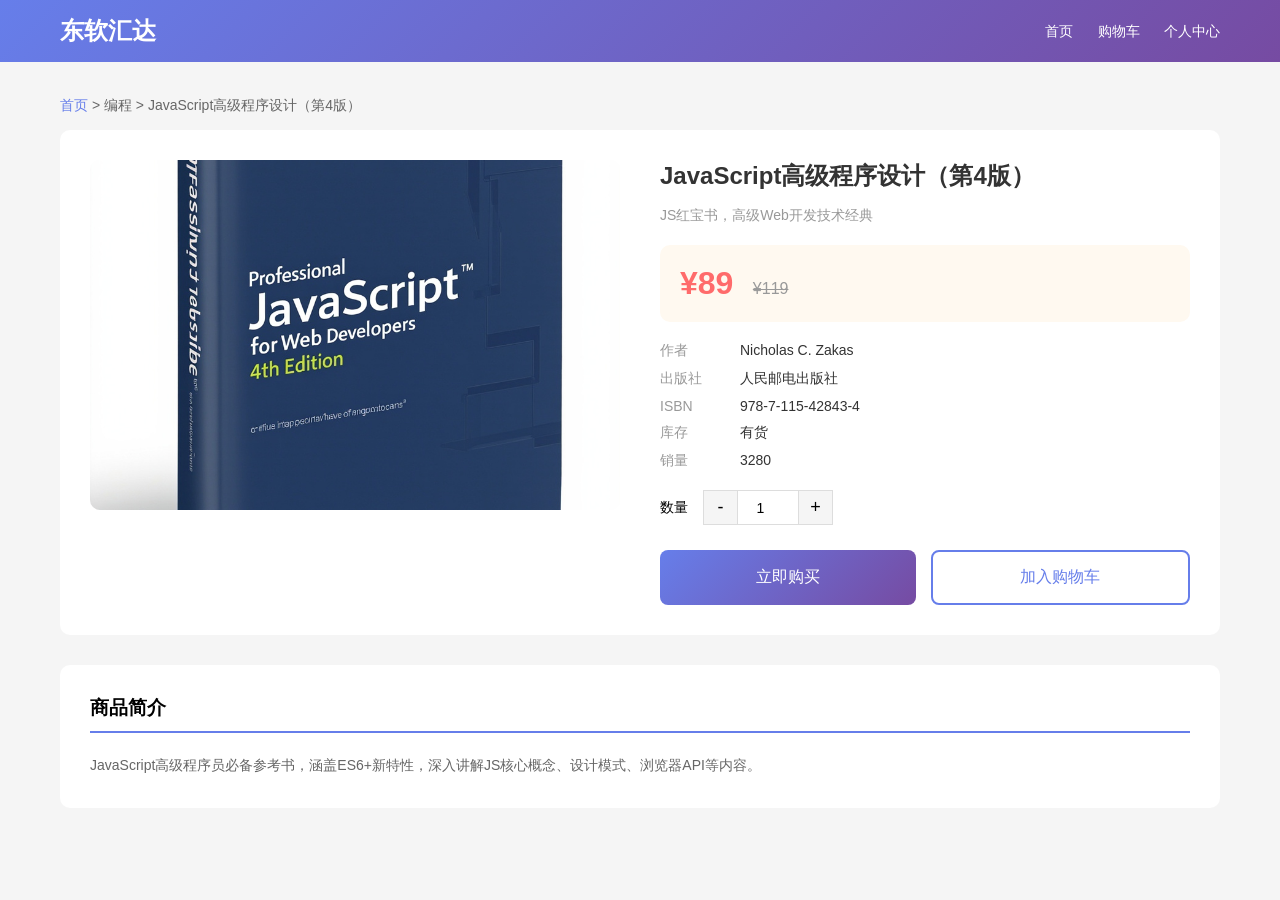
<file: pages/product.html>
<!DOCTYPE html>
<html lang="zh-CN">
<head>
    <meta charset="UTF-8">
    <meta name="viewport" content="width=device-width, initial-scale=1.0">
    <title>商品详情 - 东软汇达</title>
    <style>
        * { margin: 0; padding: 0; box-sizing: border-box; }
        body { font-family: 'Microsoft YaHei', Arial, sans-serif; background: #f5f5f5; }
        .header { background: linear-gradient(135deg, #667eea 0%, #764ba2 100%); color: white; padding: 15px 0; }
        .header-content { max-width: 1200px; margin: 0 auto; display: flex; justify-content: space-between; align-items: center; padding: 0 20px; }
        .logo { font-size: 24px; font-weight: bold; }
        .nav-links a { color: white; text-decoration: none; margin-left: 20px; font-size: 14px; }
        .container { max-width: 1200px; margin: 20px auto; padding: 0 20px; }
        .breadcrumb { padding: 15px 0; font-size: 14px; color: #666; }
        .breadcrumb a { color: #667eea; text-decoration: none; }
        .product-detail { display: flex; gap: 40px; background: white; border-radius: 10px; padding: 30px; }
        .product-images { flex: 1; }
        .main-image { width: 100%; height: 350px; object-fit: cover; border-radius: 10px; }
        .product-info { flex: 1; }
        .product-title { font-size: 24px; color: #333; margin-bottom: 15px; }
        .product-subtitle { font-size: 14px; color: #999; margin-bottom: 20px; }
        .price-box { background: #fff9f0; padding: 20px; border-radius: 10px; margin-bottom: 20px; }
        .current-price { font-size: 32px; color: #ff6b6b; font-weight: bold; }
        .original-price { font-size: 16px; color: #999; text-decoration: line-through; margin-left: 15px; }
        .info-row { display: flex; margin: 10px 0; font-size: 14px; }
        .info-row span:first-child { color: #999; width: 80px; }
        .info-row span:last-child { color: #333; }
        .quantity-box { display: flex; align-items: center; margin: 20px 0; }
        .quantity-box label { margin-right: 15px; font-size: 14px; }
        .quantity-input { display: flex; align-items: center; }
        .qty-btn { width: 35px; height: 35px; border: 1px solid #ddd; background: #f5f5f5; font-size: 18px; cursor: pointer; }
        .qty-btn:hover { background: #667eea; color: white; }
        .qty-num { width: 60px; text-align: center; height: 35px; border: 1px solid #ddd; border-left: none; border-right: none; outline: none; font-size: 14px; }
        .btn-group { display: flex; gap: 15px; margin-top: 25px; }
        .btn-buy { flex: 1; padding: 15px; border: none; background: linear-gradient(135deg, #667eea 0%, #764ba2 100%); color: white; border-radius: 8px; font-size: 16px; cursor: pointer; }
        .btn-cart { flex: 1; padding: 15px; border: 2px solid #667eea; background: white; color: #667eea; border-radius: 8px; font-size: 16px; cursor: pointer; }
        .btn-cart:hover { background: #667eea; color: white; }
        .product-desc { margin-top: 30px; background: white; border-radius: 10px; padding: 30px; }
        .product-desc h3 { border-bottom: 2px solid #667eea; padding-bottom: 10px; margin-bottom: 20px; }
        .product-desc p { line-height: 1.8; color: #666; font-size: 14px; }
    </style>
</head>
<body>
    <header class="header">
        <div class="header-content">
            <div class="logo">东软汇达</div>
            <div class="nav-links">
                <a href="index.html">首页</a>
                <a href="cart.html">购物车</a>
                <a href="user.html">个人中心</a>
            </div>
        </div>
    </header>

    <div class="container">
        <div class="breadcrumb">
            <a href="index.html">首页</a> &gt; <span id="categoryName">图书</span> &gt; <span id="productName">商品详情</span>
        </div>
        <div class="product-detail">
            <div class="product-images">
                <img id="productImage" class="main-image" src="../images/product1.jpg" alt="商品图片">
            </div>
            <div class="product-info">
                <h1 class="product-title" id="detailTitle">加载中...</h1>
                <p class="product-subtitle" id="detailSubtitle"></p>
                <div class="price-box">
                    <span class="current-price" id="detailPrice">¥0.00</span>
                    <span class="original-price" id="detailOriginal">¥0.00</span>
                </div>
                <div class="info-row"><span>作者</span><span id="detailAuthor">-</span></div>
                <div class="info-row"><span>出版社</span><span id="detailPublisher">-</span></div>
                <div class="info-row"><span>ISBN</span><span id="detailIsbn">-</span></div>
                <div class="info-row"><span>库存</span><span id="detailStock">有货</span></div>
                <div class="info-row"><span>销量</span><span id="detailSales">0</span></div>
                <div class="quantity-box">
                    <label>数量</label>
                    <div class="quantity-input">
                        <button class="qty-btn" onclick="changeQty(-1)">-</button>
                        <input type="number" class="qty-num" id="qty" value="1" min="1">
                        <button class="qty-btn" onclick="changeQty(1)">+</button>
                    </div>
                </div>
                <div class="btn-group">
                    <button class="btn-buy" onclick="buyNow()">立即购买</button>
                    <button class="btn-cart" onclick="addToCart()">加入购物车</button>
                </div>
            </div>
        </div>
        <div class="product-desc">
            <h3>商品简介</h3>
            <p id="detailDesc">商品描述加载中...</p>
        </div>
    </div>

    <script src="../js/main.js"></script>
    <script>
        const products = getProducts();
        const urlParams = new URLSearchParams(window.location.search);
        const productId = parseInt(urlParams.get('id') || 1);
        const product = products.find(p => p.id === productId) || products[0];

        document.getElementById('detailTitle').textContent = product.name;
        document.getElementById('detailSubtitle').textContent = product.subtitle || product.name;
        document.getElementById('detailPrice').textContent = '¥' + product.price;
        document.getElementById('detailOriginal').textContent = '¥' + product.originalPrice;
        document.getElementById('detailAuthor').textContent = product.author || '未知';
        document.getElementById('detailPublisher').textContent = product.publisher || '东软出版社';
        document.getElementById('detailIsbn').textContent = product.isbn || '978-7-000-00000-0';
        document.getElementById('detailSales').textContent = product.sales || 0;
        document.getElementById('detailStock').textContent = product.stock > 0 ? '有货' : '缺货';
        document.getElementById('detailDesc').textContent = product.description || '暂无描述';
        document.getElementById('productImage').src = product.image || '../images/product1.jpg';
        document.getElementById('productName').textContent = product.name;
        document.getElementById('categoryName').textContent = product.category || '图书';

        function changeQty(delta) {
            const input = document.getElementById('qty');
            let val = parseInt(input.value) + delta;
            if (val < 1) val = 1;
            if (val > product.stock) val = product.stock;
            input.value = val;
        }

        function addToCart() {
            const qty = parseInt(document.getElementById('qty').value);
            const user = JSON.parse(localStorage.getItem('currentUser') || 'null');
            if (!user) { alert('请先登录'); window.location.href = 'login.html'; return; }
            let cart = JSON.parse(localStorage.getItem('cart_' + user.username) || '[]');
            const idx = cart.findIndex(i => i.id === product.id);
            if (idx >= 0) cart[idx].qty += qty;
            else cart.push({ id: product.id, qty });
            localStorage.setItem('cart_' + user.username, JSON.stringify(cart));
            alert('已加入购物车！');
        }

        function buyNow() {
            addToCart();
            window.location.href = 'checkout.html';
        }
    </script>
</body>
</html>
</file>
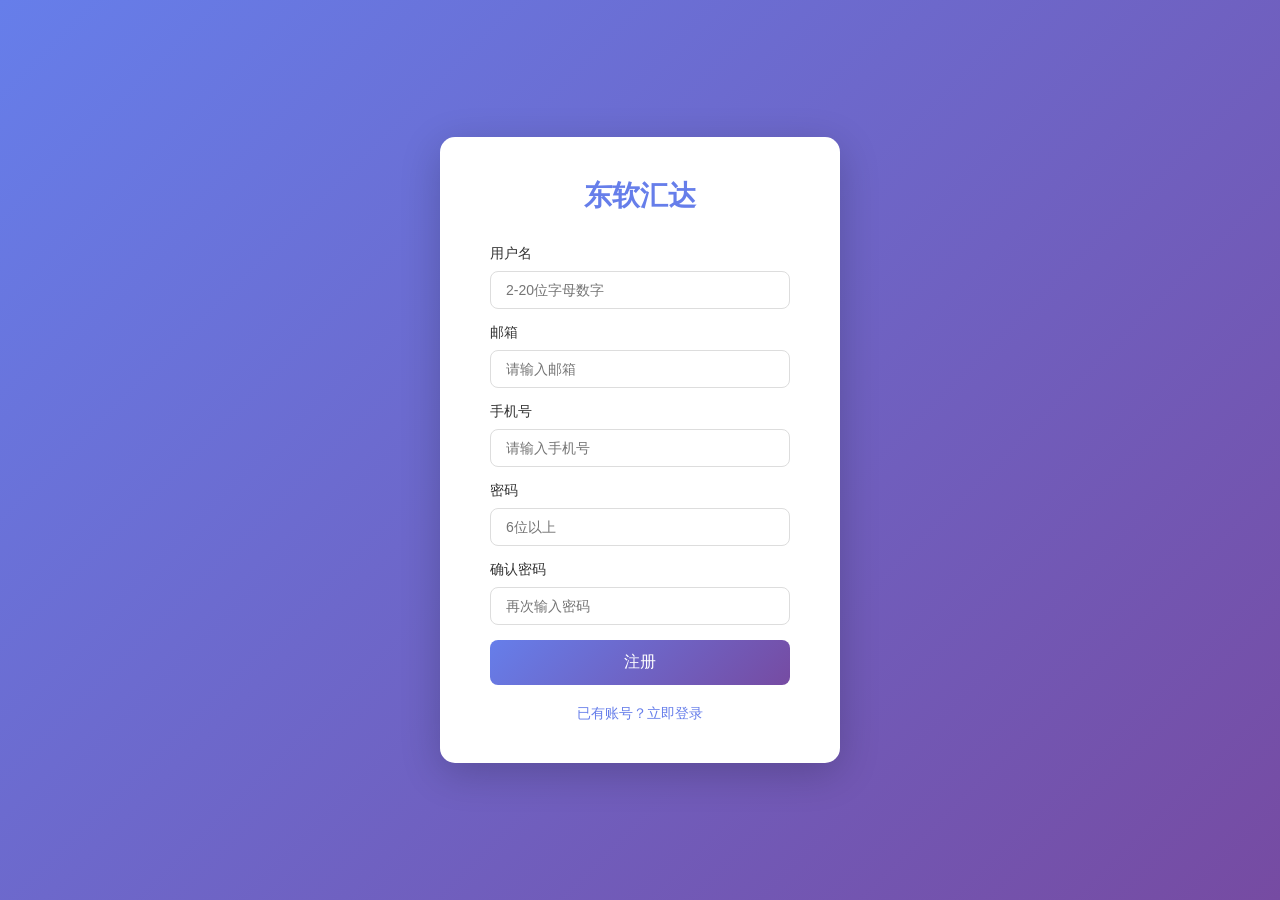
<file: pages/register.html>
<!DOCTYPE html>
<html lang="zh-CN">
<head>
    <meta charset="UTF-8">
    <meta name="viewport" content="width=device-width, initial-scale=1.0">
    <title>注册 - 东软汇达</title>
    <style>
        * { margin: 0; padding: 0; box-sizing: border-box; }
        body { font-family: 'Microsoft YaHei', Arial, sans-serif; background: linear-gradient(135deg, #667eea 0%, #764ba2 100%); min-height: 100vh; display: flex; align-items: center; justify-content: center; }
        .register-container { background: white; border-radius: 15px; padding: 40px 50px; width: 400px; box-shadow: 0 10px 40px rgba(0,0,0,0.2); }
        .logo { text-align: center; font-size: 28px; font-weight: bold; color: #667eea; margin-bottom: 30px; }
        .form-group { margin-bottom: 15px; }
        .form-group label { display: block; font-size: 14px; color: #333; margin-bottom: 8px; }
        .form-group input { width: 100%; padding: 10px 15px; border: 1px solid #ddd; border-radius: 8px; font-size: 14px; outline: none; }
        .form-group input.error { border-color: #ff6b6b; }
        .error-msg { color: #ff6b6b; font-size: 12px; margin-top: 5px; display: none; }
        .register-btn { width: 100%; padding: 12px; border: none; background: linear-gradient(135deg, #667eea 0%, #764ba2 100%); color: white; border-radius: 8px; font-size: 16px; cursor: pointer; }
        .links { text-align: center; margin-top: 20px; font-size: 14px; }
        .links a { color: #667eea; text-decoration: none; }
    </style>
</head>
<body>
    <div class="register-container">
        <div class="logo">东软汇达</div>
        <form id="registerForm" onsubmit="return handleRegister(event)">
            <div class="form-group">
                <label>用户名</label>
                <input type="text" id="username" placeholder="2-20位字母数字" required>
                <div class="error-msg" id="usernameError"></div>
            </div>
            <div class="form-group">
                <label>邮箱</label>
                <input type="email" id="email" placeholder="请输入邮箱" required>
                <div class="error-msg" id="emailError"></div>
            </div>
            <div class="form-group">
                <label>手机号</label>
                <input type="tel" id="phone" placeholder="请输入手机号" required>
                <div class="error-msg" id="phoneError"></div>
            </div>
            <div class="form-group">
                <label>密码</label>
                <input type="password" id="password" placeholder="6位以上" required>
                <div class="error-msg" id="passwordError"></div>
            </div>
            <div class="form-group">
                <label>确认密码</label>
                <input type="password" id="confirmPwd" placeholder="再次输入密码" required>
                <div class="error-msg" id="confirmPwdError"></div>
            </div>
            <button type="submit" class="register-btn">注册</button>
        </form>
        <div class="links">
            <a href="login.html">已有账号？立即登录</a>
        </div>
    </div>

    <script>
        function validateUsername(v) { return /^[a-zA-Z0-9]{2,20}$/.test(v); }
        function validateEmail(v) { return /^[^\s@]+@[^\s@]+\.[^\s@]+$/.test(v); }
        function validatePhone(v) { return /^1[3-9]\d{9}$/.test(v); }
        function validatePassword(v) { return v.length >= 6; }

        function showError(field, msg) {
            const input = document.getElementById(field);
            const error = document.getElementById(field + 'Error');
            input.classList.add('error');
            error.textContent = msg;
            error.style.display = 'block';
        }

        function clearError(field) {
            document.getElementById(field).classList.remove('error');
            document.getElementById(field + 'Error').style.display = 'none';
        }

        function handleRegister(e) {
            e.preventDefault();
            const username = document.getElementById('username').value.trim();
            const email = document.getElementById('email').value.trim();
            const phone = document.getElementById('phone').value.trim();
            const password = document.getElementById('password').value;
            const confirmPwd = document.getElementById('confirmPwd').value;

            if (!validateUsername(username)) { showError('username', '用户名2-20位字母数字'); return; }
            if (!validateEmail(email)) { showError('email', '邮箱格式不正确'); return; }
            if (!validatePhone(phone)) { showError('phone', '手机号格式不正确'); return; }
            if (!validatePassword(password)) { showError('password', '密码至少6位'); return; }
            if (password !== confirmPwd) { showError('confirmPwd', '两次密码不一致'); return; }

            const users = JSON.parse(localStorage.getItem('users') || '[]');
            if (users.find(u => u.username === username)) {
                showError('username', '用户名已存在');
                return;
            }

            const user = { username, email, phone, password };
            users.push(user);
            localStorage.setItem('users', JSON.stringify(users));
            alert('注册成功！请登录');
            window.location.href = 'login.html';
        }

        ['username','email','phone','password','confirmPwd'].forEach(id => {
            document.getElementById(id).oninput = () => clearError(id);
        });
    </script>
</body>
</html>
</file>
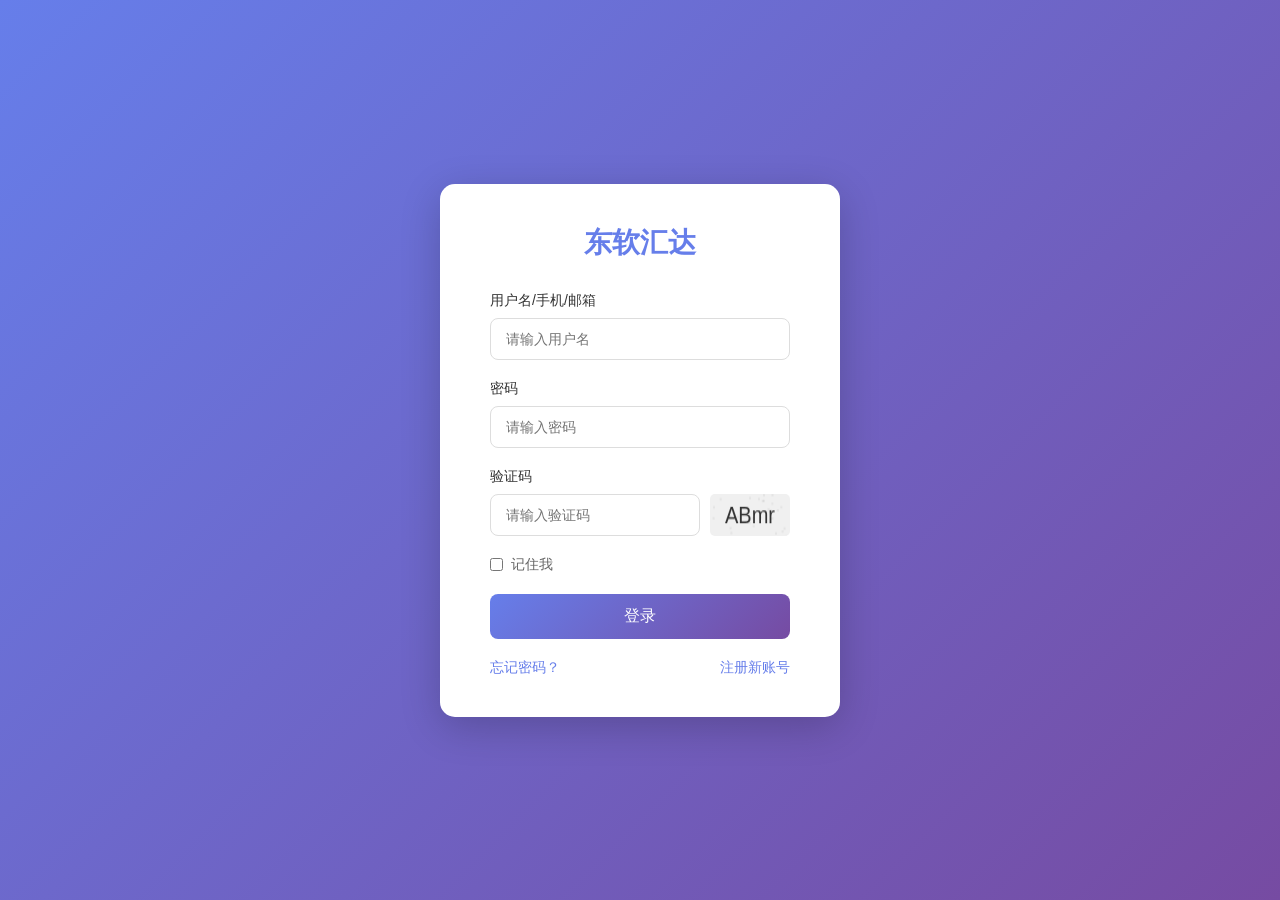
<file: pages/user.html>
<!DOCTYPE html>
<html lang="zh-CN">
<head>
    <meta charset="UTF-8">
    <meta name="viewport" content="width=device-width, initial-scale=1.0">
    <title>个人中心 - 东软汇达</title>
    <style>
        * { margin: 0; padding: 0; box-sizing: border-box; }
        body { font-family: 'Microsoft YaHei', Arial, sans-serif; background: #f5f5f5; }
        .header { background: linear-gradient(135deg, #667eea 0%, #764ba2 100%); color: white; padding: 15px 0; }
        .header-content { max-width: 1200px; margin: 0 auto; display: flex; justify-content: space-between; align-items: center; padding: 0 20px; }
        .logo { font-size: 24px; font-weight: bold; }
        .nav-links a { color: white; text-decoration: none; margin-left: 20px; font-size: 14px; }
        .container { max-width: 1200px; margin: 20px auto; padding: 0 20px; }
        .user-info { background: white; border-radius: 10px; padding: 30px; margin-bottom: 20px; display: flex; align-items: center; gap: 30px; }
        .avatar { width: 80px; height: 80px; background: linear-gradient(135deg, #667eea, #764ba2); border-radius: 50%; display: flex; align-items: center; justify-content: center; color: white; font-size: 32px; font-weight: bold; }
        .user-details h2 { font-size: 22px; margin-bottom: 5px; }
        .user-details p { font-size: 14px; color: #999; }
        .logout-btn { margin-left: auto; padding: 10px 25px; border: 1px solid white; background: transparent; color: white; border-radius: 8px; cursor: pointer; }
        .logout-btn:hover { background: white; color: #667eea; }
        .content { display: flex; gap: 20px; }
        .sidebar { width: 200px; }
        .sidebar-menu { background: white; border-radius: 10px; overflow: hidden; }
        .menu-item { padding: 15px 20px; border-bottom: 1px solid #f5f5f5; cursor: pointer; font-size: 14px; color: #333; }
        .menu-item:last-child { border-bottom: none; }
        .menu-item.active { background: linear-gradient(135deg, #667eea, #764ba2); color: white; }
        .main-content { flex: 1; }
        .panel { background: white; border-radius: 10px; padding: 25px; }
        .panel h3 { font-size: 18px; margin-bottom: 20px; padding-bottom: 10px; border-bottom: 2px solid #667eea; }
        .stats { display: grid; grid-template-columns: repeat(4, 1fr); gap: 15px; margin-bottom: 20px; }
        .stat-card { background: linear-gradient(135deg, #667eea, #764ba2); color: white; padding: 20px; border-radius: 10px; text-align: center; }
        .stat-card.green { background: linear-gradient(135deg, #11998e, #38ef7d); }
        .stat-card.orange { background: linear-gradient(135deg, #f093fb, #f5576c); }
        .stat-card.yellow { background: linear-gradient(135deg, #f5af19, #f12711); }
        .stat-num { font-size: 28px; font-weight: bold; }
        .stat-label { font-size: 12px; margin-top: 5px; opacity: 0.9; }
        .order-list { margin-top: 20px; }
        .order-item { border: 1px solid #eee; border-radius: 8px; padding: 15px; margin-bottom: 15px; }
        .order-header { display: flex; justify-content: space-between; margin-bottom: 10px; font-size: 14px; color: #666; }
        .order-header .order-no { color: #333; font-weight: bold; }
        .order-status { color: #ff6b6b; }
        .order-products { display: flex; gap: 10px; flex-wrap: wrap; }
        .order-product { width: 50px; height: 50px; object-fit: cover; border-radius: 5px; }
        .no-data { text-align: center; padding: 40px; color: #999; font-size: 14px; }
    </style>
</head>
<body>
    <header class="header">
        <div class="header-content">
            <div class="logo">东软汇达</div>
            <div class="nav-links">
                <a href="index.html">首页</a>
                <a href="cart.html">购物车</a>
            </div>
        </div>
    </header>

    <div class="container">
        <div class="user-info" id="userInfo"></div>

        <div class="content">
            <div class="sidebar">
                <div class="sidebar-menu">
                    <div class="menu-item active" onclick="showPanel('orders')">我的订单</div>
                    <div class="menu-item" onclick="showPanel('favorites')">我的收藏</div>
                    <div class="menu-item" onclick="showPanel('settings')">账户设置</div>
                </div>
            </div>
            <div class="main-content">
                <div class="panel" id="ordersPanel">
                    <h3>我的订单</h3>
                    <div class="stats">
                        <div class="stat-card"><div class="stat-num" id="statPending">0</div><div class="stat-label">待支付</div></div>
                        <div class="stat-card green"><div class="stat-num" id="statShipped">0</div><div class="stat-label">待收货</div></div>
                        <div class="stat-card orange"><div class="stat-num" id="statCompleted">0</div><div class="stat-label">已完成</div></div>
                        <div class="stat-card yellow"><div class="stat-num" id="statAll">0</div><div class="stat-label">全部订单</div></div>
                    </div>
                    <div class="order-list" id="orderList"></div>
                </div>
                <div class="panel" id="favoritesPanel" style="display:none">
                    <h3>我的收藏</h3>
                    <div class="no-data">暂无收藏商品</div>
                </div>
                <div class="panel" id="settingsPanel" style="display:none">
                    <h3>账户设置</h3>
                    <div id="settingsContent"></div>
                </div>
            </div>
        </div>
    </div>

    <script src="../js/main.js"></script>
    <script>
        const user = JSON.parse(localStorage.getItem('currentUser') || 'null');
        if (!user) { alert('请先登录'); window.location.href = 'login.html'; }

        document.getElementById('userInfo').innerHTML = `
            <div class="avatar">${user.username.charAt(0).toUpperCase()}</div>
            <div class="user-details">
                <h2>${user.username}</h2>
                <p>邮箱：${user.email} | 手机：${user.phone}</p>
            </div>
            <button class="logout-btn" onclick="logout()">退出登录</button>`;

        function loadOrders() {
            const orders = JSON.parse(localStorage.getItem('orders_' + user.username) || '[]');
            const products = getProducts();
            document.getElementById('statAll').textContent = orders.length;
            document.getElementById('statPending').textContent = orders.filter(o => o.status === '待支付').length;
            document.getElementById('statShipped').textContent = orders.filter(o => o.status === '待收货').length;
            document.getElementById('statCompleted').textContent = orders.filter(o => o.status === '已完成').length;

            if (orders.length === 0) {
                document.getElementById('orderList').innerHTML = '<div class="no-data">暂无订单，<a href="index.html" style="color:#667eea">去购物</a></div>';
                return;
            }
            let html = '';
            orders.slice(0, 5).forEach(order => {
                html += `<div class="order-item">
                    <div class="order-header">
                        <span class="order-no">${order.orderNo}</span>
                        <span>${order.date}</span>
                        <span class="order-status">${order.status}</span>
                    </div>
                    <div class="order-products">`;
                order.items.forEach(item => {
                    const p = products.find(x => x.id === item.id) || products[0];
                    html += `<img src="${p.image || '../images/product1.svg'}" class="order-product" title="${p.name}">`;
                });
                html += `</div></div>`;
            });
            document.getElementById('orderList').innerHTML = html;
        }

        function showPanel(name) {
            document.querySelectorAll('.menu-item').forEach(m => m.classList.remove('active'));
            event.target.classList.add('active');
            document.querySelectorAll('.panel').forEach(p => p.style.display = 'none');
            document.getElementById(name + 'Panel').style.display = 'block';
            if (name === 'settings') {
                document.getElementById('settingsContent').innerHTML = `
                    <div class="form-row"><label>用户名</label><input type="text" value="${user.username}" disabled></div>
                    <div class="form-row"><label>邮箱</label><input type="email" value="${user.email}"></div>
                    <div class="form-row"><label>手机号</label><input type="tel" value="${user.phone}"></div>
                    <button class="submit-btn" onclick="saveSettings()" style="width:auto;padding:10px 30px;margin-top:15px">保存设置</button>`;
            }
        }

        function saveSettings() { alert('设置已保存'); }
        function logout() { localStorage.removeItem('currentUser'); alert('已退出'); window.location.href = 'login.html'; }
        loadOrders();
    </script>
    <style>
        .form-row { margin-bottom: 15px; }
        .form-row label { display: block; font-size: 14px; color: #666; margin-bottom: 5px; }
        .form-row input { width: 100%; padding: 10px; border: 1px solid #ddd; border-radius: 8px; font-size: 14px; outline: none; }
        .submit-btn { width: 100%; padding: 12px; border: none; background: linear-gradient(135deg, #667eea 0%, #764ba2 100%); color: white; border-radius: 8px; cursor: pointer; }
    </style>
</body>
</html>
</file>
<file: css/style.css>
/* 东软汇达 - 公共样式 */
* { margin: 0; padding: 0; box-sizing: border-box; }

body {
    font-family: 'Microsoft YaHei', Arial, sans-serif;
    background: #f5f5f5;
    color: #333;
    font-size: 14px;
    line-height: 1.6;
}

a { color: #667eea; text-decoration: none; }
a:hover { text-decoration: underline; }

.container {
    max-width: 1200px;
    margin: 0 auto;
    padding: 0 20px;
}

.btn {
    padding: 10px 30px;
    border: none;
    border-radius: 8px;
    cursor: pointer;
    font-size: 14px;
    transition: all 0.3s;
}

.btn-primary {
    background: linear-gradient(135deg, #667eea 0%, #764ba2 100%);
    color: white;
}

.btn-primary:hover {
    transform: scale(1.02);
    box-shadow: 0 3px 10px rgba(102, 126, 234, 0.3);
}

/* Header */
.header {
    background: linear-gradient(135deg, #667eea 0%, #764ba2 100%);
    color: white;
}

.nav {
    display: flex;
    align-items: center;
    justify-content: space-between;
    max-width: 1200px;
    margin: 0 auto;
    padding: 15px 20px;
}

.logo { font-size: 24px; font-weight: bold; letter-spacing: 2px; }

.nav-links a {
    color: white;
    text-decoration: none;
    margin: 0 15px;
    font-size: 14px;
}

.nav-links a:hover { text-decoration: underline; }

/* Footer */
.footer {
    background: #333;
    color: white;
    text-align: center;
    padding: 20px;
    margin-top: 50px;
}

.footer p { font-size: 14px; }

/* Product Card */
.product-card {
    background: white;
    border-radius: 10px;
    overflow: hidden;
    box-shadow: 0 2px 10px rgba(0,0,0,0.1);
    transition: transform 0.3s, box-shadow 0.3s;
    cursor: pointer;
}

.product-card:hover {
    transform: translateY(-5px);
    box-shadow: 0 5px 20px rgba(0,0,0,0.15);
}

.product-card img {
    width: 100%;
    height: 180px;
    object-fit: cover;
}

.product-info { padding: 15px; }

.product-title {
    font-size: 14px;
    color: #333;
    margin-bottom: 8px;
    display: -webkit-box;
    -webkit-line-clamp: 2;
    -webkit-box-orient: vertical;
    overflow: hidden;
    height: 40px;
}

.product-price {
    color: #ff6b6b;
    font-size: 20px;
    font-weight: bold;
}

.product-price small {
    font-size: 12px;
    color: #999;
    text-decoration: line-through;
    margin-left: 8px;
}

.product-sales {
    font-size: 12px;
    color: #999;
    margin-top: 5px;
}

.add-cart-btn {
    width: 100%;
    padding: 8px;
    border: none;
    background: #667eea;
    color: white;
    border-radius: 5px;
    cursor: pointer;
    margin-top: 10px;
    transition: background 0.3s;
}

.add-cart-btn:hover { background: #764ba2; }

/* Section */
.section-title {
    display: flex;
    justify-content: space-between;
    align-items: center;
    margin: 30px 0 20px;
}

.section-title h2 {
    font-size: 22px;
    border-left: 4px solid #667eea;
    padding-left: 12px;
}

/* Products Grid */
.products {
    display: grid;
    grid-template-columns: repeat(auto-fill, minmax(220px, 1fr));
    gap: 20px;
}

/* Banner */
.banner {
    position: relative;
    max-width: 1200px;
    margin: 20px auto;
    overflow: hidden;
    border-radius: 10px;
}

.slides {
    display: flex;
    transition: transform 0.5s ease;
}

.slide { min-width: 100%; position: relative; }

.slide img {
    width: 100%;
    height: 400px;
    object-fit: cover;
    display: block;
}

.slide-text {
    position: absolute;
    bottom: 30px;
    left: 30px;
    background: rgba(0,0,0,0.6);
    padding: 15px 25px;
    border-radius: 8px;
    color: white;
}

.slide-text h2 { font-size: 24px; margin-bottom: 5px; }

.banner-nav {
    position: absolute;
    top: 50%;
    transform: translateY(-50%);
    width: 40px;
    height: 40px;
    background: rgba(0,0,0,0.5);
    border: none;
    border-radius: 50%;
    color: white;
    font-size: 20px;
    cursor: pointer;
}

.banner-nav.prev { left: 15px; }
.banner-nav.next { right: 15px; }

.banner-dots {
    position: absolute;
    bottom: 15px;
    left: 50%;
    transform: translateX(-50%);
    display: flex;
    gap: 8px;
}

.dot {
    width: 10px;
    height: 10px;
    background: rgba(255,255,255,0.5);
    border-radius: 50%;
    cursor: pointer;
}

.dot.active { background: #ff6b6b; }

/* Categories */
.categories {
    display: flex;
    gap: 10px;
    margin-bottom: 20px;
    flex-wrap: wrap;
}

.category-btn {
    padding: 8px 20px;
    border: 1px solid #ddd;
    background: white;
    border-radius: 20px;
    cursor: pointer;
    transition: all 0.3s;
    font-size: 14px;
}

.category-btn:hover,
.category-btn.active {
    background: #667eea;
    color: white;
    border-color: #667eea;
}

/* Search Box */
.search-box {
    display: flex;
    flex: 1;
    max-width: 500px;
    margin: 0 30px;
}

.search-box input {
    flex: 1;
    padding: 10px 15px;
    border: none;
    border-radius: 25px 0 0 25px;
    outline: none;
    font-size: 14px;
}

.search-box button {
    padding: 10px 25px;
    border: none;
    background: #ff6b6b;
    color: white;
    border-radius: 0 25px 25px 0;
    cursor: pointer;
}

/* Form */
.form-group { margin-bottom: 15px; }
.form-group label { display: block; font-size: 14px; color: #333; margin-bottom: 8px; }
.form-group input { width: 100%; padding: 10px 15px; border: 1px solid #ddd; border-radius: 8px; font-size: 14px; outline: none; }
.form-group input:focus { border-color: #667eea; }
.form-group input.error { border-color: #ff6b6b; }
.error-msg { color: #ff6b6b; font-size: 12px; margin-top: 5px; display: none; }

/* Cart */
.cart-table { background: white; border-radius: 10px; overflow: hidden; }
.cart-table table { width: 100%; border-collapse: collapse; }
.cart-table th { background: #f8f8f8; padding: 15px; text-align: left; font-size: 14px; color: #666; }
.cart-table td { padding: 15px; border-top: 1px solid #eee; vertical-align: middle; }
.cart-item-img { width: 80px; height: 80px; object-fit: cover; border-radius: 8px; }
.item-name { font-size: 14px; color: #333; }
.item-price { color: #ff6b6b; font-weight: bold; }
.qty-btn { width: 28px; height: 28px; border: 1px solid #ddd; background: white; cursor: pointer; }
.qty-btn:hover { background: #667eea; color: white; }
.qty-num { width: 50px; text-align: center; height: 28px; border: 1px solid #ddd; border-left: none; border-right: none; outline: none; }
.delete-btn { padding: 5px 15px; border: 1px solid #ff6b6b; background: white; color: #ff6b6b; border-radius: 5px; cursor: pointer; }
.delete-btn:hover { background: #ff6b6b; color: white; }
.cart-footer { background: white; border-radius: 10px; margin-top: 20px; padding: 20px; display: flex; justify-content: space-between; align-items: center; }
.cart-total { font-size: 18px; }
.cart-total span { color: #ff6b6b; font-size: 24px; font-weight: bold; }
.checkout-btn { padding: 12px 40px; border: none; background: linear-gradient(135deg, #667eea 0%, #764ba2 100%); color: white; border-radius: 8px; font-size: 16px; cursor: pointer; }
</file>
